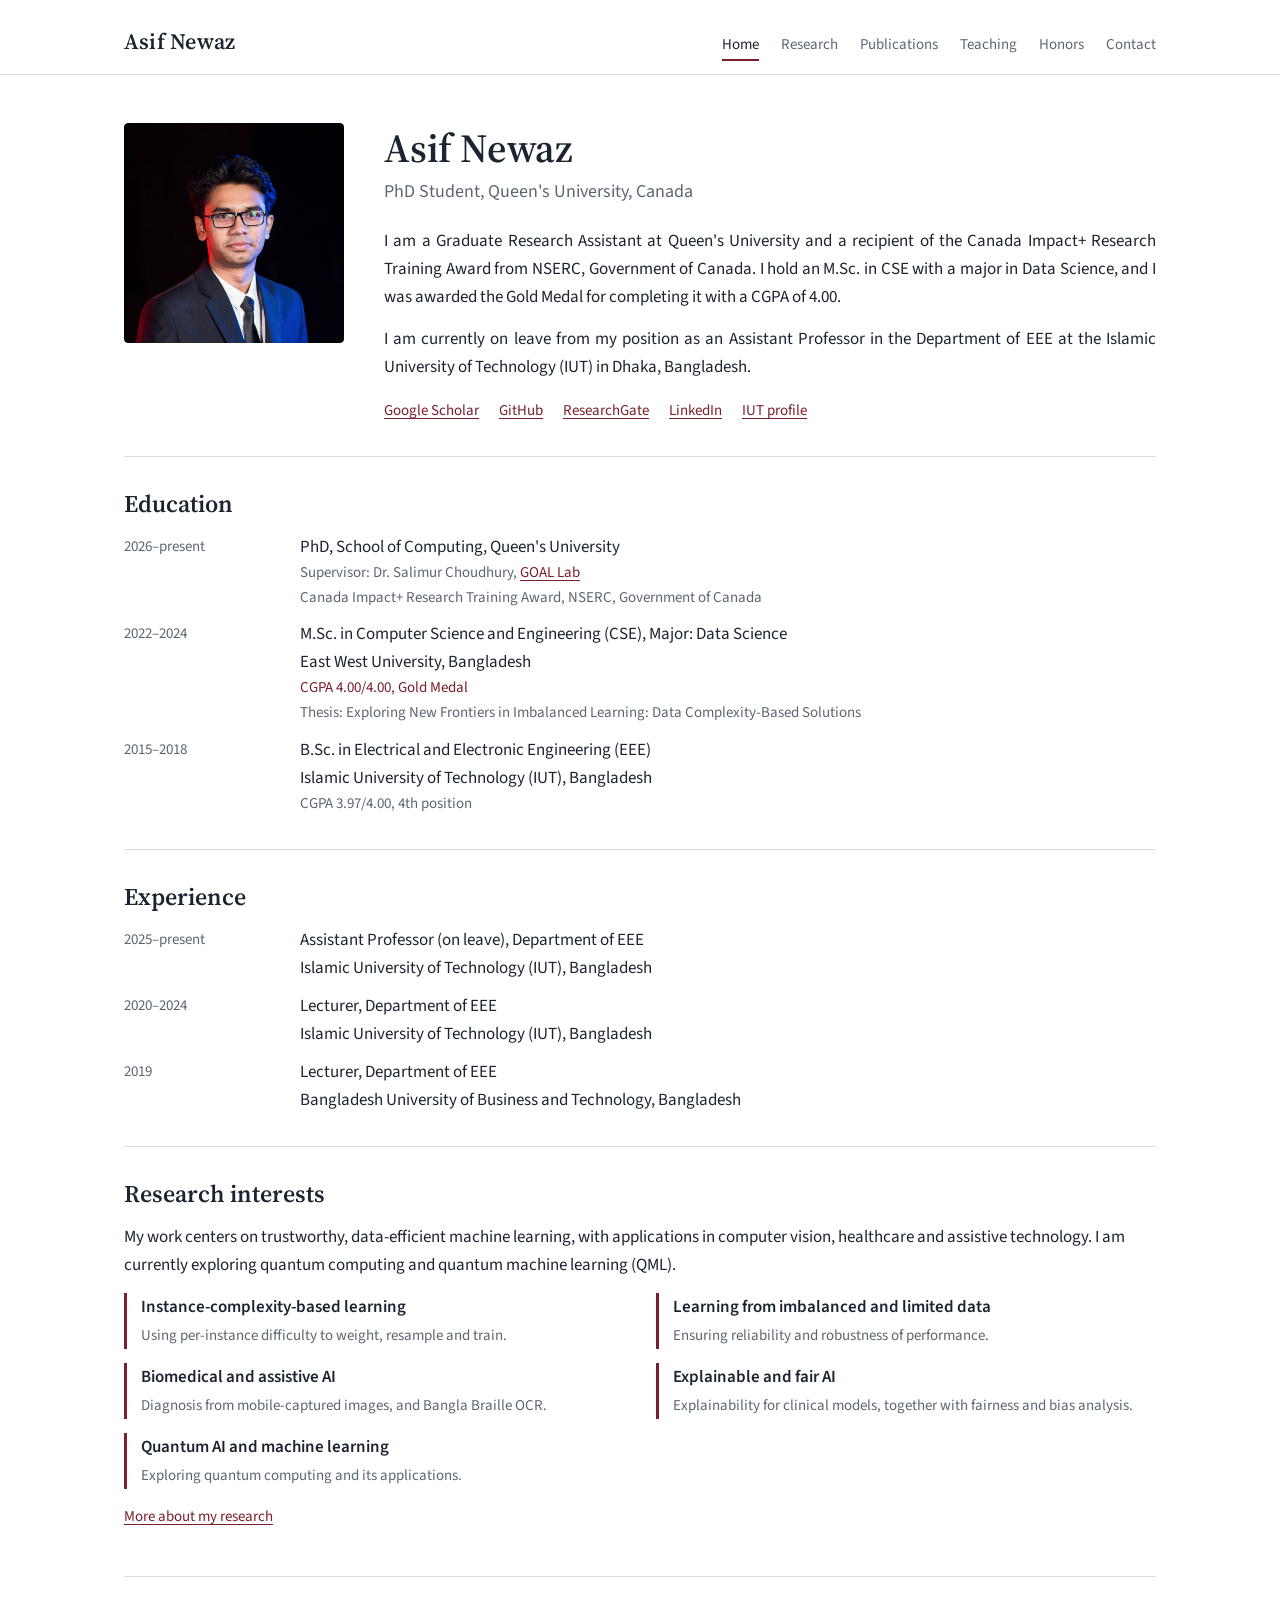
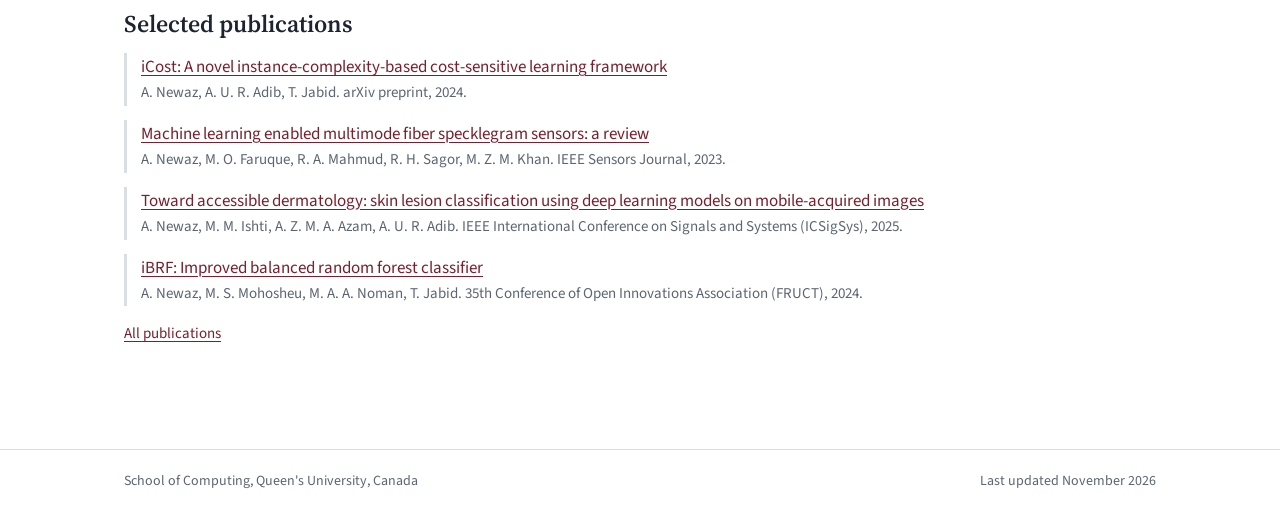
<file: index.html>
<!DOCTYPE html>
<html lang="en">
<head>
<meta charset="utf-8">
<meta name="viewport" content="width=device-width, initial-scale=1">
<title>Asif Newaz</title>
<meta name="description" content="Asif Newaz is a PhD student at Queen's University and an Assistant Professor (on leave) of Electrical and Electronic Engineering at the Islamic University of Technology. His research covers trustworthy, data-efficient machine learning.">
<link rel="preconnect" href="https://fonts.googleapis.com">
<link rel="preconnect" href="https://fonts.gstatic.com" crossorigin>
<link href="https://fonts.googleapis.com/css2?family=Source+Sans+3:wght@400;600&family=Source+Serif+4:opsz,wght@8..60,600&display=swap" rel="stylesheet">
<link rel="icon" href="assets/favicon.svg" type="image/svg+xml">
<link rel="icon" href="assets/favicon-32.png" sizes="32x32" type="image/png">
<link rel="apple-touch-icon" href="assets/apple-touch-icon.png">
<link rel="stylesheet" href="assets/style.css">
</head>
<body>
<a class="skip" href="#content">Skip to content</a>

<header class="site">
  <div class="wrap">
    <a class="brand" href="index.html">Asif Newaz</a>
    <nav aria-label="Main">
      <ul>
        <li><a href="index.html" aria-current="page">Home</a></li>
        <li><a href="research.html">Research</a></li>
        <li><a href="publications.html">Publications</a></li>
        <li><a href="teaching.html">Teaching</a></li>
        <li><a href="honors.html">Honors</a></li>
        <li><a href="contact.html">Contact</a></li>
      </ul>
    </nav>
  </div>
</header>

<main id="content" class="wrap">

  <section class="intro" aria-label="About">
    <div>
      <h1>Asif Newaz</h1>
      <p class="titles">
        <span>PhD Student, Queen's University, Canada</span>
      </p>
      <p>I am a Graduate Research Assistant at Queen's University and a recipient of the Canada Impact+ Research Training Award from NSERC, Government of Canada. I hold an M.Sc. in CSE with a major in Data Science, and I was awarded the Gold Medal for completing it with a CGPA of 4.00.</p>
      <p>I am currently on leave from my position as an Assistant Professor in the Department of EEE at the Islamic University of Technology (IUT) in Dhaka, Bangladesh.</p>
      <ul class="links">
        <li><a href="https://scholar.google.com/citations?user=7XXXXdwAAAAJ&amp;hl=en" target="_blank" rel="noopener noreferrer">Google Scholar</a></li>
        <li><a href="https://github.com/newaz-aa" target="_blank" rel="noopener noreferrer">GitHub</a></li>
        <li><a href="https://www.researchgate.net/profile/Asif-Newaz" target="_blank" rel="noopener noreferrer">ResearchGate</a></li>
        <li><a href="https://www.linkedin.com/in/asif-newaz-811416106" target="_blank" rel="noopener noreferrer">LinkedIn</a></li>
        <li><a href="https://eee.iutoic-dhaka.edu/profile/asifnewaz" target="_blank" rel="noopener noreferrer">IUT profile</a></li>
      </ul>
    </div>
    <div class="portrait"><img src="assets/photo.jpg" width="800" height="800" alt="Portrait of Asif Newaz"></div>
  </section>

  <section aria-labelledby="edu">
    <h2 id="edu">Education</h2>
    <dl class="facts">
      <dt>2026&ndash;present</dt>
      <dd>PhD, School of Computing, Queen's University
        <span class="sub">Supervisor: Dr. Salimur Choudhury, <a href="https://goal-soc-queensu.github.io" target="_blank" rel="noopener noreferrer">GOAL Lab</a></span>
        <span class="sub">Canada Impact+ Research Training Award, NSERC, Government of Canada</span></dd>
      <dt>2022&ndash;2024</dt>
      <dd>M.Sc. in Computer Science and Engineering (CSE), Major: Data Science<br>East West University, Bangladesh
        <span class="sub hl">CGPA 4.00/4.00, Gold Medal</span>
        <span class="sub">Thesis: Exploring New Frontiers in Imbalanced Learning: Data Complexity-Based Solutions</span></dd>
      <dt>2015&ndash;2018</dt>
      <dd>B.Sc. in Electrical and Electronic Engineering (EEE)<br>Islamic University of Technology (IUT), Bangladesh
        <span class="sub">CGPA 3.97/4.00, 4th position</span></dd>
    </dl>
  </section>


  <section aria-labelledby="exp">
    <h2 id="exp">Experience</h2>
    <dl class="facts">
      <dt>2025&ndash;present</dt>
      <dd>Assistant Professor (on leave), Department of EEE<br>Islamic University of Technology (IUT), Bangladesh</dd>
      <dt>2020&ndash;2024</dt>
      <dd>Lecturer, Department of EEE<br>Islamic University of Technology (IUT), Bangladesh</dd>
      <dt>2019</dt>
      <dd>Lecturer, Department of EEE<br>Bangladesh University of Business and Technology, Bangladesh</dd>
    </dl>
  </section>

  <section aria-labelledby="interests">
    <h2 id="interests">Research interests</h2>
    <p>My work centers on trustworthy, data-efficient machine learning, with applications in computer vision, healthcare and assistive technology. I am currently exploring quantum computing and quantum machine learning (QML).</p>
    <ul class="interests">
      <li><b>Instance-complexity-based learning</b><span>Using per-instance difficulty to weight, resample and train.</span></li>
      <li><b>Learning from imbalanced and limited data</b><span>Ensuring reliability and robustness of performance.</span></li>
      <li><b>Biomedical and assistive AI</b><span>Diagnosis from mobile-captured images, and Bangla Braille OCR.</span></li>
      <li><b>Explainable and fair AI</b><span>Explainability for clinical models, together with fairness and bias analysis.</span></li>
      <li><b>Quantum AI and machine learning</b><span>Exploring quantum computing and its applications.</span></li>
    </ul>
    <p class="more"><a href="research.html">More about my research</a></p>
  </section>

  <section aria-labelledby="pubs">
    <h2 id="pubs">Selected publications</h2>
    <ul class="pubs">
      <li>
        <a href="https://doi.org/10.48550/arXiv.2409.13007" target="_blank" rel="noopener noreferrer">iCost: A novel instance-complexity-based cost-sensitive learning framework</a>
        <span class="venue">A. Newaz, A. U. R. Adib, T. Jabid. arXiv preprint, 2024.</span>
      </li>
      <li>
        <a href="https://doi.org/10.1109/JSEN.2023.3298169" target="_blank" rel="noopener noreferrer">Machine learning enabled multimode fiber specklegram sensors: a review</a>
        <span class="venue">A. Newaz, M. O. Faruque, R. A. Mahmud, R. H. Sagor, M. Z. M. Khan. IEEE Sensors Journal, 2023.</span>
      </li>
      <li>
        <a href="https://doi.org/10.1109/ICSigSys67277.2025.11269152" target="_blank" rel="noopener noreferrer">Toward accessible dermatology: skin lesion classification using deep learning models on mobile-acquired images</a>
        <span class="venue">A. Newaz, M. M. Ishti, A. Z. M. A. Azam, A. U. R. Adib. IEEE International Conference on Signals and Systems (ICSigSys), 2025.</span>
      </li>
      <li>
        <a href="https://doi.org/10.23919/FRUCT61870.2024.10516372" target="_blank" rel="noopener noreferrer">iBRF: Improved balanced random forest classifier</a>
        <span class="venue">A. Newaz, M. S. Mohosheu, M. A. A. Noman, T. Jabid. 35th Conference of Open Innovations Association (FRUCT), 2024.</span>
      </li>
    </ul>
    <p class="more"><a href="publications.html">All publications</a></p>
  </section>

</main>

<footer class="site">
  <div class="wrap">
    <span>School of Computing, Queen's University, Canada</span>
    <span>Last updated November 2026</span>
  </div>
</footer>
</body>
</html>
</file>
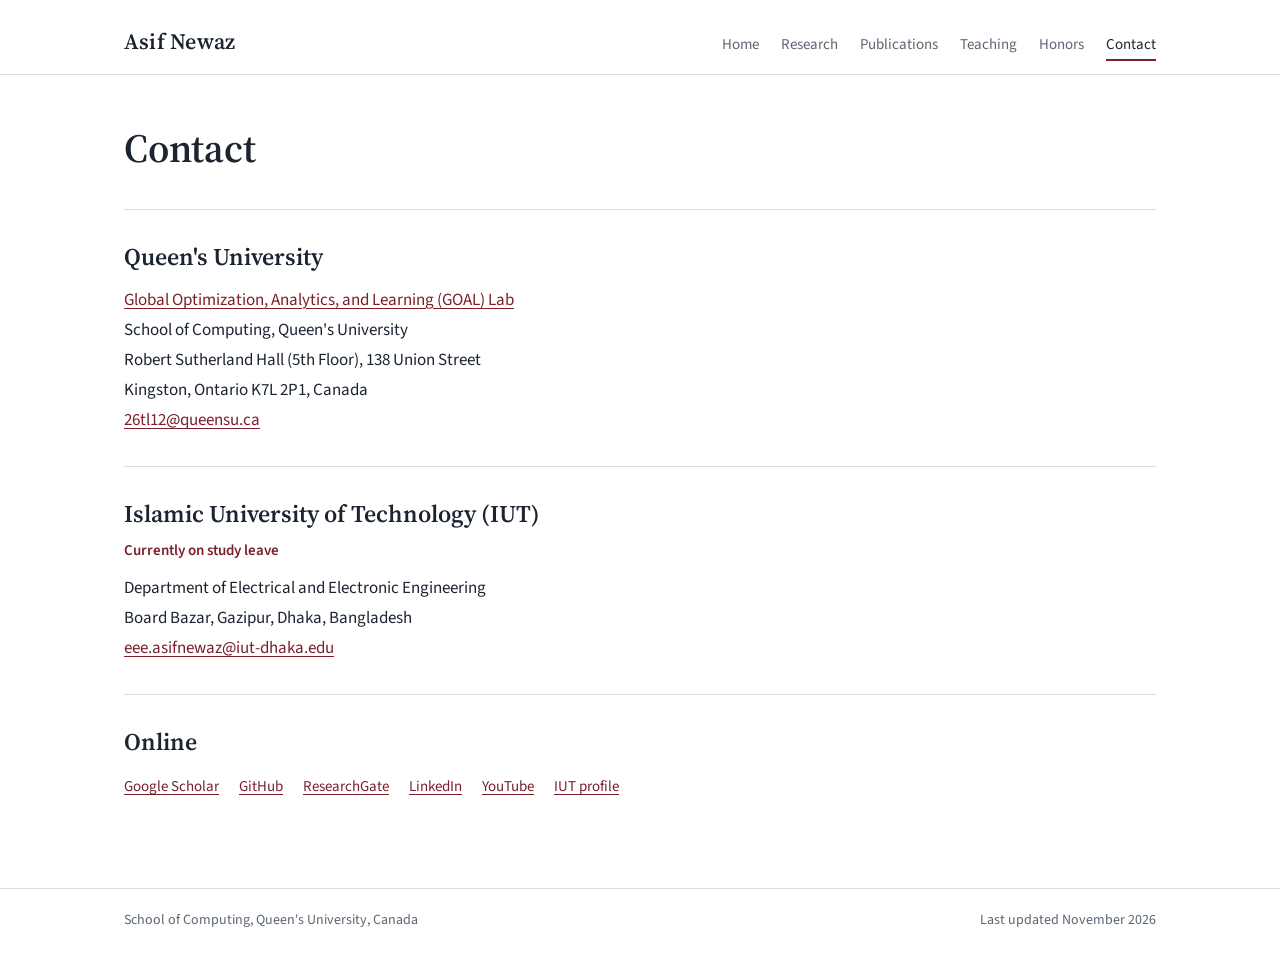
<file: contact.html>
<!DOCTYPE html>
<html lang="en">
<head>
<meta charset="utf-8">
<meta name="viewport" content="width=device-width, initial-scale=1">
<title>Contact | Asif Newaz</title>
<meta name="description" content="Contact details for Asif Newaz at Queen's University and the Islamic University of Technology.">
<link rel="preconnect" href="https://fonts.googleapis.com">
<link rel="preconnect" href="https://fonts.gstatic.com" crossorigin>
<link href="https://fonts.googleapis.com/css2?family=Source+Sans+3:wght@400;600&family=Source+Serif+4:opsz,wght@8..60,600&display=swap" rel="stylesheet">
<link rel="icon" href="assets/favicon.svg" type="image/svg+xml">
<link rel="icon" href="assets/favicon-32.png" sizes="32x32" type="image/png">
<link rel="apple-touch-icon" href="assets/apple-touch-icon.png">
<link rel="stylesheet" href="assets/style.css">
</head>
<body>
<a class="skip" href="#content">Skip to content</a>

<header class="site">
  <div class="wrap">
    <a class="brand" href="index.html">Asif Newaz</a>
    <nav aria-label="Main">
      <ul>
        <li><a href="index.html">Home</a></li>
        <li><a href="research.html">Research</a></li>
        <li><a href="publications.html">Publications</a></li>
        <li><a href="teaching.html">Teaching</a></li>
        <li><a href="honors.html">Honors</a></li>
        <li><a href="contact.html" aria-current="page">Contact</a></li>
      </ul>
    </nav>
  </div>
</header>

<main id="content" class="wrap">

  <section aria-labelledby="top">
    <h1 id="top">Contact</h1>
  </section>

  <section aria-labelledby="queens">
    <h2 id="queens">Queen's University</h2>
    <address class="contact">
      <span><a href="https://goal-soc-queensu.github.io" target="_blank" rel="noopener noreferrer">Global Optimization, Analytics, and Learning (GOAL) Lab</a></span>
      <span>School of Computing, Queen's University</span>
      <span>Robert Sutherland Hall (5th Floor), 138 Union Street</span>
      <span>Kingston, Ontario K7L 2P1, Canada</span>
      <span><a href="mailto:26tl12@queensu.ca">26tl12@queensu.ca</a></span>
    </address>
  </section>

  <section aria-labelledby="iut">
    <h2 id="iut">Islamic University of Technology (IUT)</h2>
    <p class="status">Currently on study leave</p>
    <address class="contact">
      <span>Department of Electrical and Electronic Engineering</span>
      <span>Board Bazar, Gazipur, Dhaka, Bangladesh</span>
      <span><a href="mailto:eee.asifnewaz@iut-dhaka.edu">eee.asifnewaz@iut-dhaka.edu</a></span>
    </address>
  </section>

  <section aria-labelledby="online">
    <h2 id="online">Online</h2>
    <ul class="links">
      <li><a href="https://scholar.google.com/citations?user=7XXXXdwAAAAJ&amp;hl=en" target="_blank" rel="noopener noreferrer">Google Scholar</a></li>
      <li><a href="https://github.com/newaz-aa" target="_blank" rel="noopener noreferrer">GitHub</a></li>
      <li><a href="https://www.researchgate.net/profile/Asif-Newaz" target="_blank" rel="noopener noreferrer">ResearchGate</a></li>
      <li><a href="https://www.linkedin.com/in/asif-newaz-811416106" target="_blank" rel="noopener noreferrer">LinkedIn</a></li>
      <li><a href="https://www.youtube.com/@asifnewaz9391" target="_blank" rel="noopener noreferrer">YouTube</a></li>
      <li><a href="https://eee.iutoic-dhaka.edu/profile/asifnewaz" target="_blank" rel="noopener noreferrer">IUT profile</a></li>
    </ul>
  </section>

</main>

<footer class="site">
  <div class="wrap">
    <span>School of Computing, Queen's University, Canada</span>
    <span>Last updated November 2026</span>
  </div>
</footer>
</body>
</html>
</file>
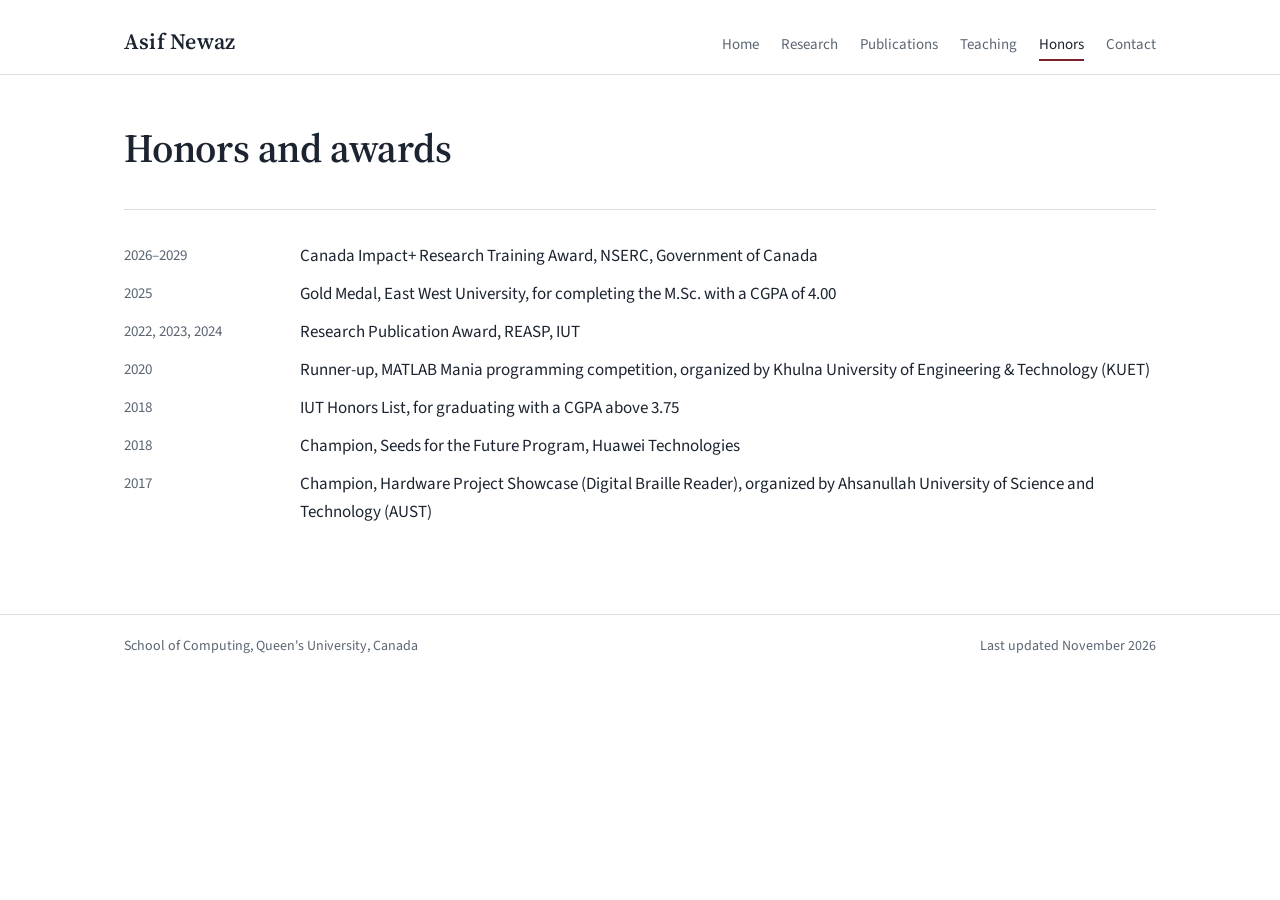
<file: honors.html>
<!DOCTYPE html>
<html lang="en">
<head>
<meta charset="utf-8">
<meta name="viewport" content="width=device-width, initial-scale=1">
<title>Honors and Awards | Asif Newaz</title>
<meta name="description" content="Honors and awards of Asif Newaz, including the Canada Impact+ Research Training Award (NSERC), a Gold Medal and research publication awards.">
<link rel="preconnect" href="https://fonts.googleapis.com">
<link rel="preconnect" href="https://fonts.gstatic.com" crossorigin>
<link href="https://fonts.googleapis.com/css2?family=Source+Sans+3:wght@400;600&family=Source+Serif+4:opsz,wght@8..60,600&display=swap" rel="stylesheet">
<link rel="icon" href="assets/favicon.svg" type="image/svg+xml">
<link rel="icon" href="assets/favicon-32.png" sizes="32x32" type="image/png">
<link rel="apple-touch-icon" href="assets/apple-touch-icon.png">
<link rel="stylesheet" href="assets/style.css">
</head>
<body>
<a class="skip" href="#content">Skip to content</a>

<header class="site">
  <div class="wrap">
    <a class="brand" href="index.html">Asif Newaz</a>
    <nav aria-label="Main">
      <ul>
        <li><a href="index.html">Home</a></li>
        <li><a href="research.html">Research</a></li>
        <li><a href="publications.html">Publications</a></li>
        <li><a href="teaching.html">Teaching</a></li>
        <li><a href="honors.html" aria-current="page">Honors</a></li>
        <li><a href="contact.html">Contact</a></li>
      </ul>
    </nav>
  </div>
</header>

<main id="content" class="wrap">

  <section aria-labelledby="top">
    <h1 id="top">Honors and awards</h1>
  </section>

  <section aria-labelledby="awards">
    <dl class="facts">
      <dt>2026&ndash;2029</dt>
      <dd>Canada Impact+ Research Training Award, NSERC, Government of Canada</dd>
      <dt>2025</dt>
      <dd>Gold Medal, East West University, for completing the M.Sc. with a CGPA of 4.00</dd>
      <dt>2022, 2023, 2024</dt>
      <dd>Research Publication Award, REASP, IUT</dd>
      <dt>2020</dt>
      <dd>Runner-up, MATLAB Mania programming competition, organized by Khulna University of Engineering &amp; Technology (KUET)</dd>
      <dt>2018</dt>
      <dd>IUT Honors List, for graduating with a CGPA above 3.75</dd>
      <dt>2018</dt>
      <dd>Champion, Seeds for the Future Program, Huawei Technologies</dd>
      <dt>2017</dt>
      <dd>Champion, Hardware Project Showcase (Digital Braille Reader), organized by Ahsanullah University of Science and Technology (AUST)</dd>
    </dl>
  </section>

</main>

<footer class="site">
  <div class="wrap">
    <span>School of Computing, Queen's University, Canada</span>
    <span>Last updated November 2026</span>
  </div>
</footer>
</body>
</html>
</file>
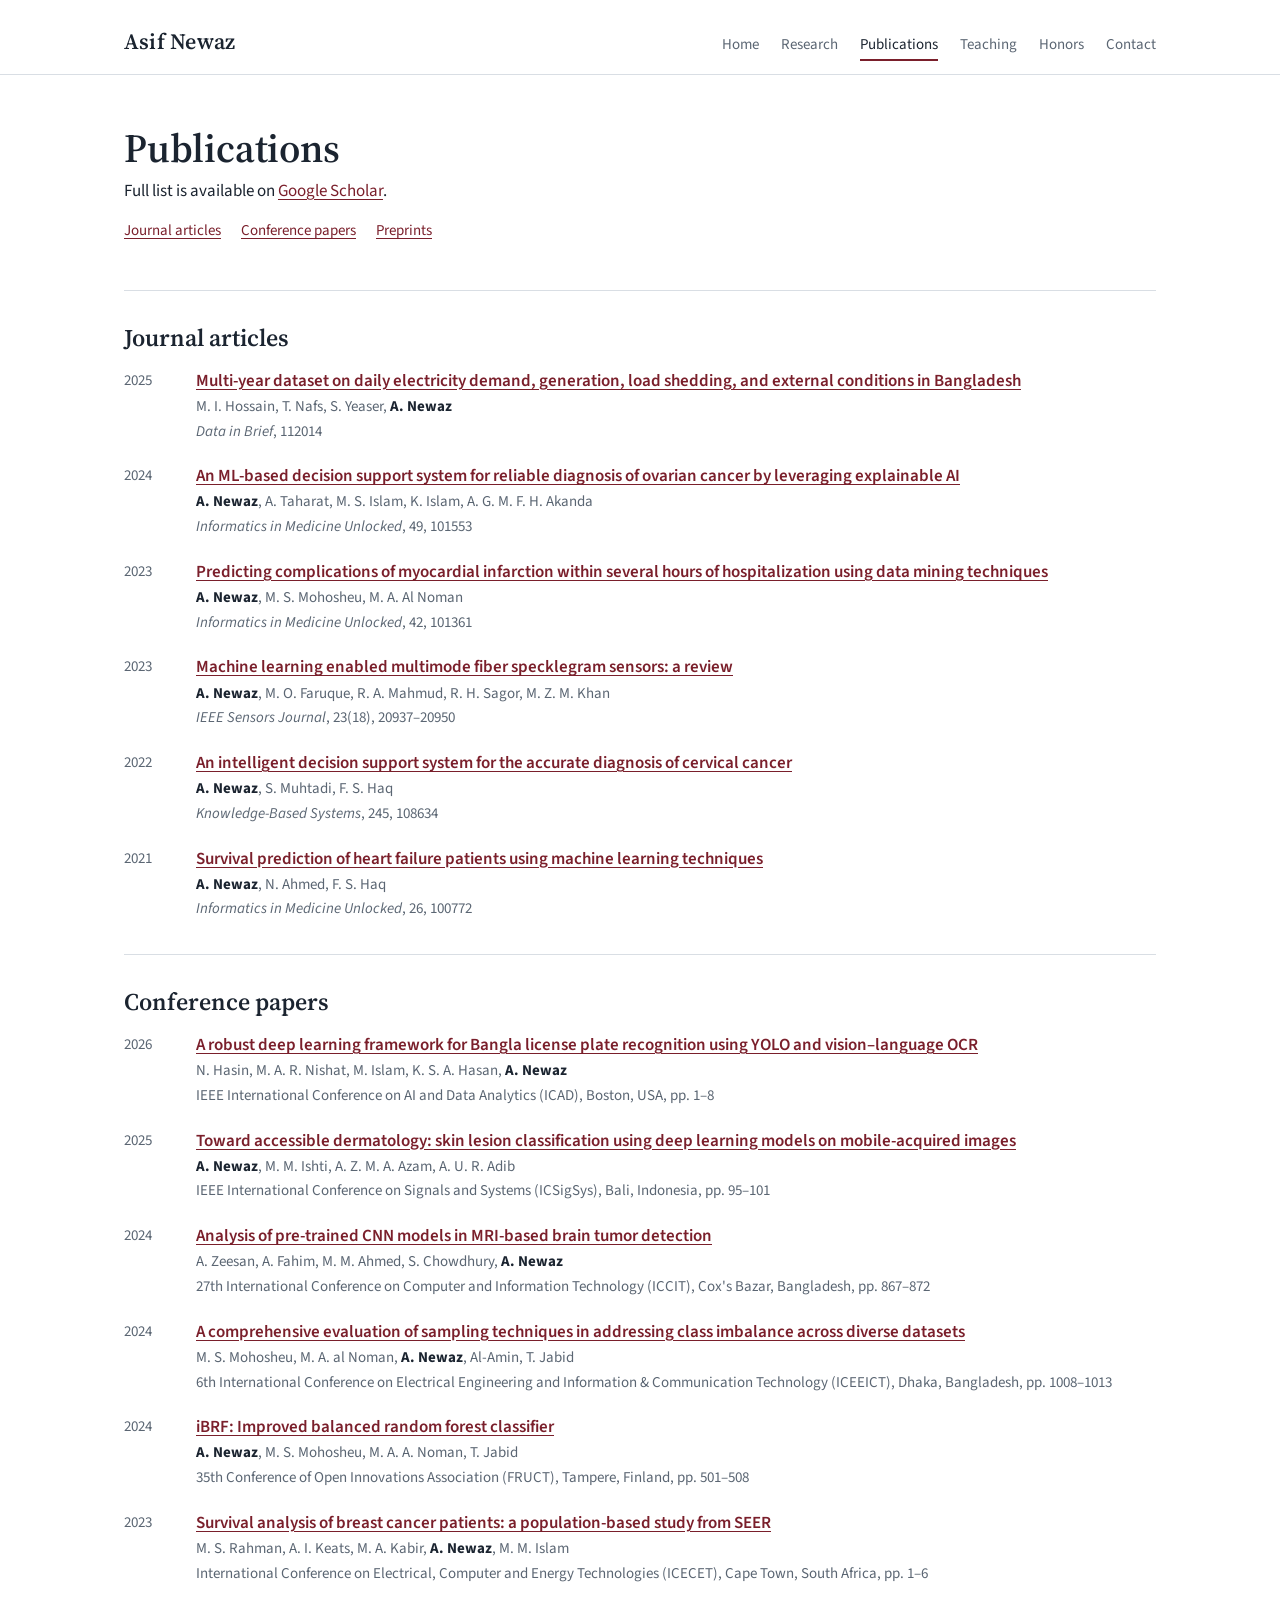
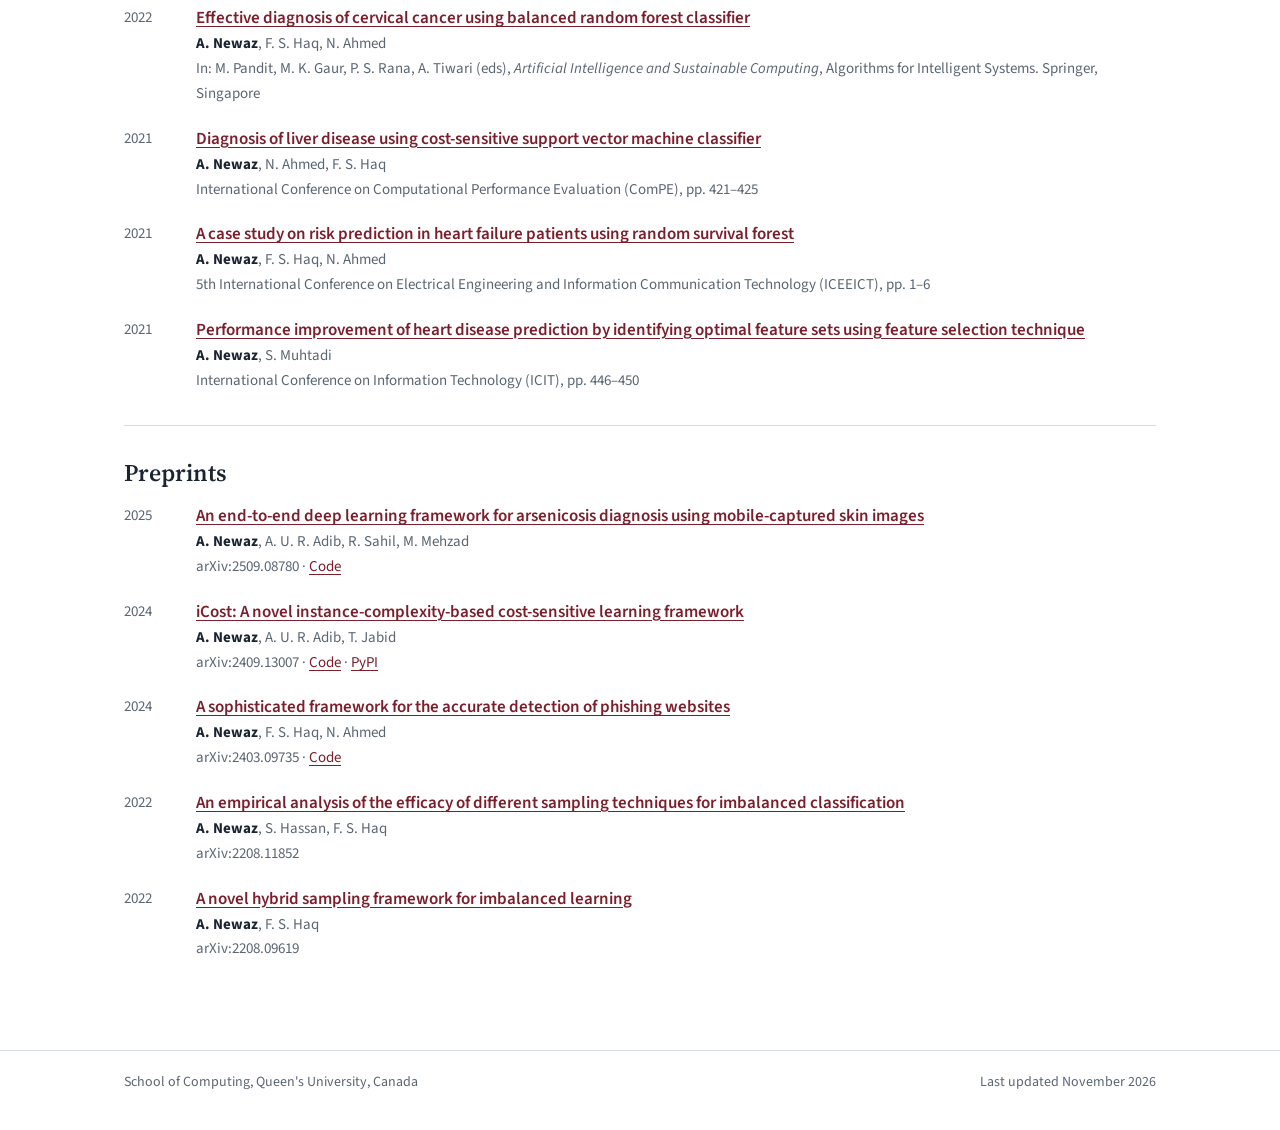
<file: publications.html>
<!DOCTYPE html>
<html lang="en">
<head>
<meta charset="utf-8">
<meta name="viewport" content="width=device-width, initial-scale=1">
<title>Publications | Asif Newaz</title>
<meta name="description" content="Journal articles, conference papers and preprints by Asif Newaz on machine learning, biomedical AI and imbalanced learning.">
<link rel="preconnect" href="https://fonts.googleapis.com">
<link rel="preconnect" href="https://fonts.gstatic.com" crossorigin>
<link href="https://fonts.googleapis.com/css2?family=Source+Sans+3:wght@400;600&family=Source+Serif+4:opsz,wght@8..60,600&display=swap" rel="stylesheet">
<link rel="icon" href="assets/favicon.svg" type="image/svg+xml">
<link rel="icon" href="assets/favicon-32.png" sizes="32x32" type="image/png">
<link rel="apple-touch-icon" href="assets/apple-touch-icon.png">
<link rel="stylesheet" href="assets/style.css">
</head>
<body>
<a class="skip" href="#content">Skip to content</a>

<header class="site">
  <div class="wrap">
    <a class="brand" href="index.html">Asif Newaz</a>
    <nav aria-label="Main">
      <ul>
        <li><a href="index.html">Home</a></li>
        <li><a href="research.html">Research</a></li>
        <li><a href="publications.html" aria-current="page">Publications</a></li>
        <li><a href="teaching.html">Teaching</a></li>
        <li><a href="honors.html">Honors</a></li>
        <li><a href="contact.html">Contact</a></li>
      </ul>
    </nav>
  </div>
</header>

<main id="content" class="wrap">

  <section aria-labelledby="top">
    <h1 id="top">Publications</h1>
    <p>Full list is available on <a href="https://scholar.google.com/citations?user=7XXXXdwAAAAJ&amp;hl=en" target="_blank" rel="noopener noreferrer">Google Scholar</a>.</p>
    <p class="jump"><a href="#journals">Journal articles</a> <a href="#conferences">Conference papers</a> <a href="#preprints">Preprints</a></p>
  </section>

  <section aria-labelledby="journals">
    <h2 id="journals">Journal articles</h2>
    <ol class="biblio">
      <li>
        <span class="year">2025</span>
        <div>
          <a href="https://doi.org/10.1016/j.dib.2025.112014" target="_blank" rel="noopener noreferrer">Multi-year dataset on daily electricity demand, generation, load shedding, and external conditions in Bangladesh</a>
          <span class="authors">M. I. Hossain, T. Nafs, S. Yeaser, <b>A. Newaz</b></span>
          <span class="venue"><i>Data in Brief</i>, 112014</span>
        </div>
      </li>
      <li>
        <span class="year">2024</span>
        <div>
          <a href="https://doi.org/10.1016/j.imu.2024.101553" target="_blank" rel="noopener noreferrer">An ML-based decision support system for reliable diagnosis of ovarian cancer by leveraging explainable AI</a>
          <span class="authors"><b>A. Newaz</b>, A. Taharat, M. S. Islam, K. Islam, A. G. M. F. H. Akanda</span>
          <span class="venue"><i>Informatics in Medicine Unlocked</i>, 49, 101553</span>
        </div>
      </li>
      <li>
        <span class="year">2023</span>
        <div>
          <a href="https://doi.org/10.1016/j.imu.2023.101361" target="_blank" rel="noopener noreferrer">Predicting complications of myocardial infarction within several hours of hospitalization using data mining techniques</a>
          <span class="authors"><b>A. Newaz</b>, M. S. Mohosheu, M. A. Al Noman</span>
          <span class="venue"><i>Informatics in Medicine Unlocked</i>, 42, 101361</span>
        </div>
      </li>
      <li>
        <span class="year">2023</span>
        <div>
          <a href="https://doi.org/10.1109/JSEN.2023.3298169" target="_blank" rel="noopener noreferrer">Machine learning enabled multimode fiber specklegram sensors: a review</a>
          <span class="authors"><b>A. Newaz</b>, M. O. Faruque, R. A. Mahmud, R. H. Sagor, M. Z. M. Khan</span>
          <span class="venue"><i>IEEE Sensors Journal</i>, 23(18), 20937&ndash;20950</span>
        </div>
      </li>
      <li>
        <span class="year">2022</span>
        <div>
          <a href="https://doi.org/10.1016/j.knosys.2022.108634" target="_blank" rel="noopener noreferrer">An intelligent decision support system for the accurate diagnosis of cervical cancer</a>
          <span class="authors"><b>A. Newaz</b>, S. Muhtadi, F. S. Haq</span>
          <span class="venue"><i>Knowledge-Based Systems</i>, 245, 108634</span>
        </div>
      </li>
      <li>
        <span class="year">2021</span>
        <div>
          <a href="https://doi.org/10.1016/j.imu.2021.100772" target="_blank" rel="noopener noreferrer">Survival prediction of heart failure patients using machine learning techniques</a>
          <span class="authors"><b>A. Newaz</b>, N. Ahmed, F. S. Haq</span>
          <span class="venue"><i>Informatics in Medicine Unlocked</i>, 26, 100772</span>
        </div>
      </li>
    </ol>
  </section>

  <section aria-labelledby="conferences">
    <h2 id="conferences">Conference papers</h2>
    <ol class="biblio">
      <li>
        <span class="year">2026</span>
        <div>
          <a href="https://doi.org/10.1109/ICAD69378.2026.11608728" target="_blank" rel="noopener noreferrer">A robust deep learning framework for Bangla license plate recognition using YOLO and vision&ndash;language OCR</a>
          <span class="authors">N. Hasin, M. A. R. Nishat, M. Islam, K. S. A. Hasan, <b>A. Newaz</b></span>
          <span class="venue">IEEE International Conference on AI and Data Analytics (ICAD), Boston, USA, pp. 1&ndash;8</span>
        </div>
      </li>
      <li>
        <span class="year">2025</span>
        <div>
          <a href="https://doi.org/10.1109/ICSigSys67277.2025.11269152" target="_blank" rel="noopener noreferrer">Toward accessible dermatology: skin lesion classification using deep learning models on mobile-acquired images</a>
          <span class="authors"><b>A. Newaz</b>, M. M. Ishti, A. Z. M. A. Azam, A. U. R. Adib</span>
          <span class="venue">IEEE International Conference on Signals and Systems (ICSigSys), Bali, Indonesia, pp. 95&ndash;101</span>
        </div>
      </li>
      <li>
        <span class="year">2024</span>
        <div>
          <a href="https://doi.org/10.1109/ICCIT64611.2024.11022162" target="_blank" rel="noopener noreferrer">Analysis of pre-trained CNN models in MRI-based brain tumor detection</a>
          <span class="authors">A. Zeesan, A. Fahim, M. M. Ahmed, S. Chowdhury, <b>A. Newaz</b></span>
          <span class="venue">27th International Conference on Computer and Information Technology (ICCIT), Cox's Bazar, Bangladesh, pp. 867&ndash;872</span>
        </div>
      </li>
      <li>
        <span class="year">2024</span>
        <div>
          <a href="https://doi.org/10.1109/ICEEICT62016.2024.10534464" target="_blank" rel="noopener noreferrer">A comprehensive evaluation of sampling techniques in addressing class imbalance across diverse datasets</a>
          <span class="authors">M. S. Mohosheu, M. A. al Noman, <b>A. Newaz</b>, Al-Amin, T. Jabid</span>
          <span class="venue">6th International Conference on Electrical Engineering and Information &amp; Communication Technology (ICEEICT), Dhaka, Bangladesh, pp. 1008&ndash;1013</span>
        </div>
      </li>
      <li>
        <span class="year">2024</span>
        <div>
          <a href="https://doi.org/10.23919/FRUCT61870.2024.10516372" target="_blank" rel="noopener noreferrer">iBRF: Improved balanced random forest classifier</a>
          <span class="authors"><b>A. Newaz</b>, M. S. Mohosheu, M. A. A. Noman, T. Jabid</span>
          <span class="venue">35th Conference of Open Innovations Association (FRUCT), Tampere, Finland, pp. 501&ndash;508</span>
        </div>
      </li>
      <li>
        <span class="year">2023</span>
        <div>
          <a href="https://doi.org/10.1109/ICECET58911.2023.10389236" target="_blank" rel="noopener noreferrer">Survival analysis of breast cancer patients: a population-based study from SEER</a>
          <span class="authors">M. S. Rahman, A. I. Keats, M. A. Kabir, <b>A. Newaz</b>, M. M. Islam</span>
          <span class="venue">International Conference on Electrical, Computer and Energy Technologies (ICECET), Cape Town, South Africa, pp. 1&ndash;6</span>
        </div>
      </li>
      <li>
        <span class="year">2022</span>
        <div>
          <a href="https://doi.org/10.1007/978-981-19-1653-3_15" target="_blank" rel="noopener noreferrer">Effective diagnosis of cervical cancer using balanced random forest classifier</a>
          <span class="authors"><b>A. Newaz</b>, F. S. Haq, N. Ahmed</span>
          <span class="venue">In: M. Pandit, M. K. Gaur, P. S. Rana, A. Tiwari (eds), <i>Artificial Intelligence and Sustainable Computing</i>, Algorithms for Intelligent Systems. Springer, Singapore</span>
        </div>
      </li>
      <li>
        <span class="year">2021</span>
        <div>
          <a href="https://doi.org/10.1109/ComPE53109.2021.9752075" target="_blank" rel="noopener noreferrer">Diagnosis of liver disease using cost-sensitive support vector machine classifier</a>
          <span class="authors"><b>A. Newaz</b>, N. Ahmed, F. S. Haq</span>
          <span class="venue">International Conference on Computational Performance Evaluation (ComPE), pp. 421&ndash;425</span>
        </div>
      </li>
      <li>
        <span class="year">2021</span>
        <div>
          <a href="https://doi.org/10.1109/ICEEICT53905.2021.9667933" target="_blank" rel="noopener noreferrer">A case study on risk prediction in heart failure patients using random survival forest</a>
          <span class="authors"><b>A. Newaz</b>, F. S. Haq, N. Ahmed</span>
          <span class="venue">5th International Conference on Electrical Engineering and Information Communication Technology (ICEEICT), pp. 1&ndash;6</span>
        </div>
      </li>
      <li>
        <span class="year">2021</span>
        <div>
          <a href="https://doi.org/10.1109/ICIT52682.2021.9491739" target="_blank" rel="noopener noreferrer">Performance improvement of heart disease prediction by identifying optimal feature sets using feature selection technique</a>
          <span class="authors"><b>A. Newaz</b>, S. Muhtadi</span>
          <span class="venue">International Conference on Information Technology (ICIT), pp. 446&ndash;450</span>
        </div>
      </li>
    </ol>
  </section>

  <section aria-labelledby="preprints">
    <h2 id="preprints">Preprints</h2>
    <ol class="biblio">
      <li>
        <span class="year">2025</span>
        <div>
          <a href="https://arxiv.org/abs/2509.08780" target="_blank" rel="noopener noreferrer">An end-to-end deep learning framework for arsenicosis diagnosis using mobile-captured skin images</a>
          <span class="authors"><b>A. Newaz</b>, A. U. R. Adib, R. Sahil, M. Mehzad</span>
          <span class="venue">arXiv:2509.08780 &middot; <a href="https://github.com/newaz-aa/DL-Arsenicosis-Diagnosis" target="_blank" rel="noopener noreferrer">Code</a></span>
        </div>
      </li>
      <li>
        <span class="year">2024</span>
        <div>
          <a href="https://arxiv.org/abs/2409.13007" target="_blank" rel="noopener noreferrer">iCost: A novel instance-complexity-based cost-sensitive learning framework</a>
          <span class="authors"><b>A. Newaz</b>, A. U. R. Adib, T. Jabid</span>
          <span class="venue">arXiv:2409.13007 &middot; <a href="https://github.com/newaz-aa/iCost" target="_blank" rel="noopener noreferrer">Code</a> &middot; <a href="https://pypi.org/project/icost/" target="_blank" rel="noopener noreferrer">PyPI</a></span>
        </div>
      </li>
      <li>
        <span class="year">2024</span>
        <div>
          <a href="https://arxiv.org/abs/2403.09735" target="_blank" rel="noopener noreferrer">A sophisticated framework for the accurate detection of phishing websites</a>
          <span class="authors"><b>A. Newaz</b>, F. S. Haq, N. Ahmed</span>
          <span class="venue">arXiv:2403.09735 &middot; <a href="https://github.com/newaz-aa/Phishing" target="_blank" rel="noopener noreferrer">Code</a></span>
        </div>
      </li>
      <li>
        <span class="year">2022</span>
        <div>
          <a href="https://arxiv.org/abs/2208.11852" target="_blank" rel="noopener noreferrer">An empirical analysis of the efficacy of different sampling techniques for imbalanced classification</a>
          <span class="authors"><b>A. Newaz</b>, S. Hassan, F. S. Haq</span>
          <span class="venue">arXiv:2208.11852</span>
        </div>
      </li>
      <li>
        <span class="year">2022</span>
        <div>
          <a href="https://arxiv.org/abs/2208.09619" target="_blank" rel="noopener noreferrer">A novel hybrid sampling framework for imbalanced learning</a>
          <span class="authors"><b>A. Newaz</b>, F. S. Haq</span>
          <span class="venue">arXiv:2208.09619</span>
        </div>
      </li>
    </ol>
  </section>

</main>

<footer class="site">
  <div class="wrap">
    <span>School of Computing, Queen's University, Canada</span>
    <span>Last updated November 2026</span>
  </div>
</footer>
</body>
</html>
</file>
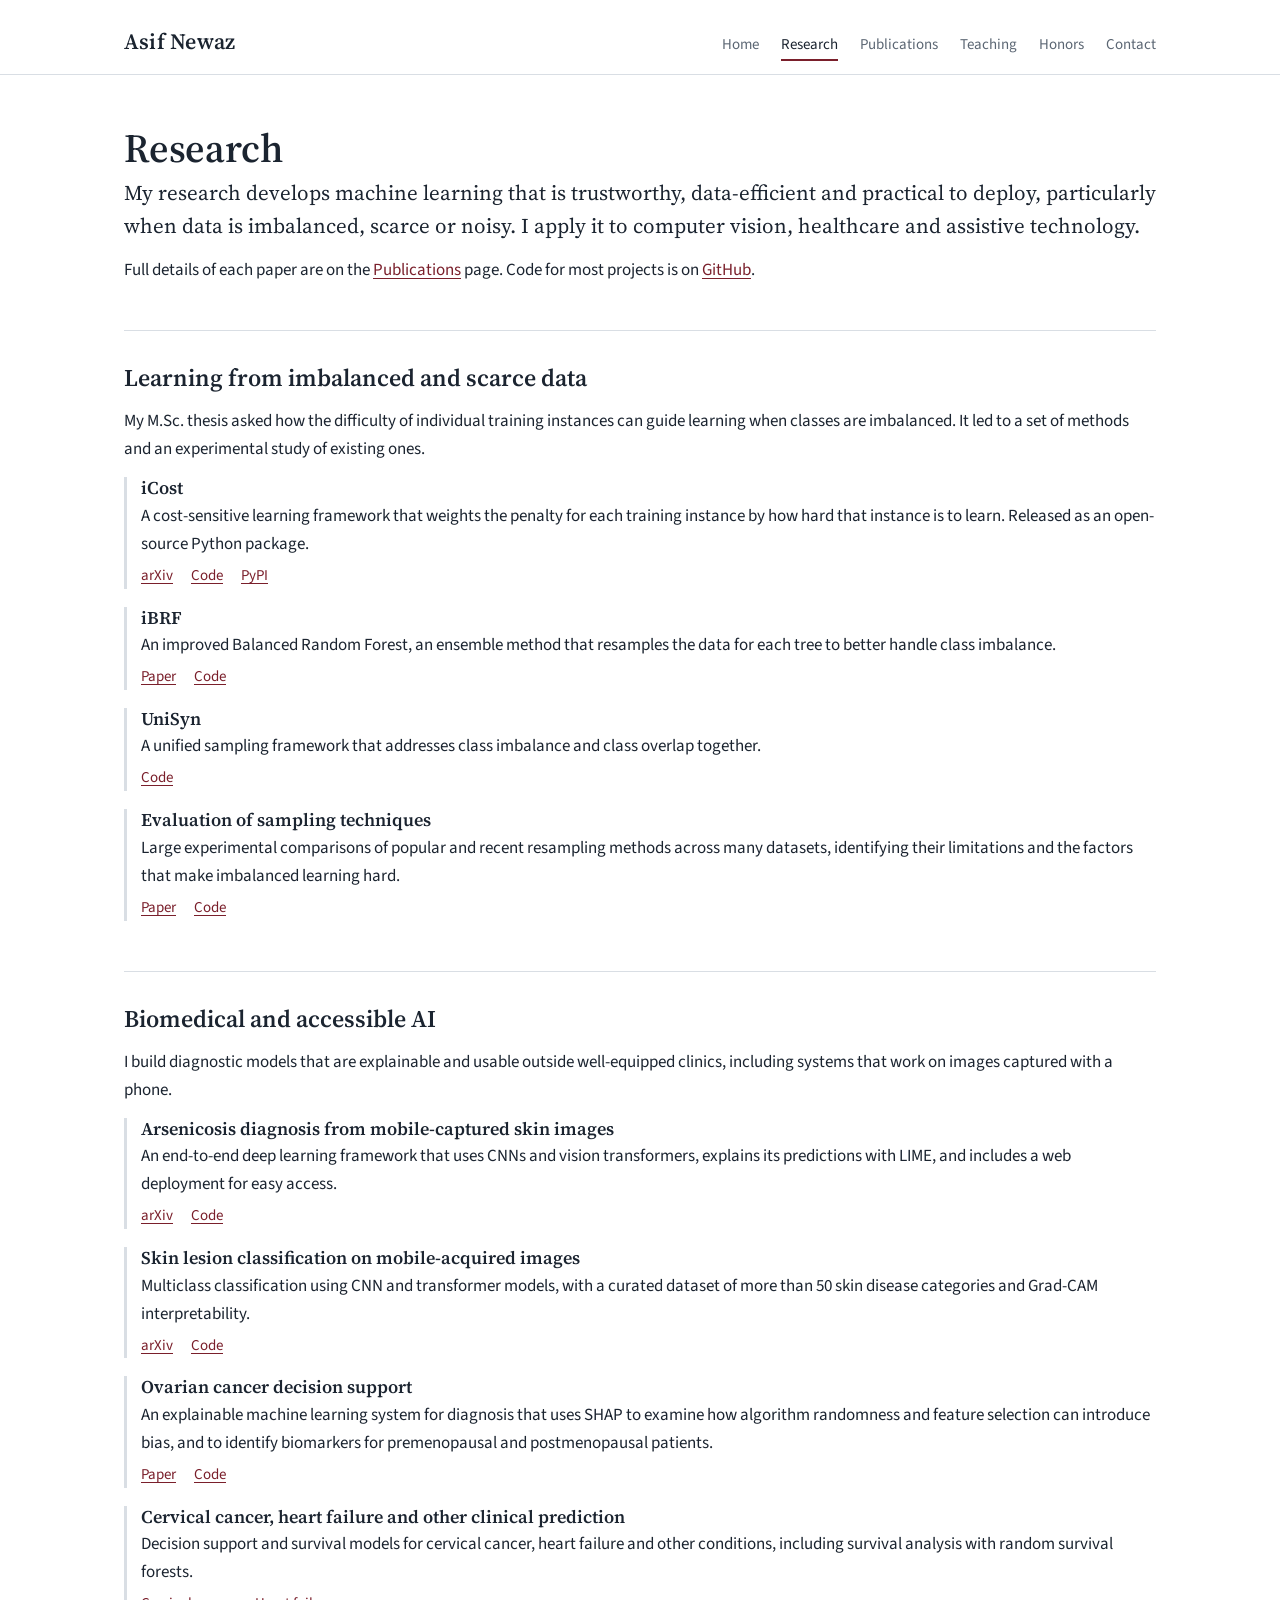
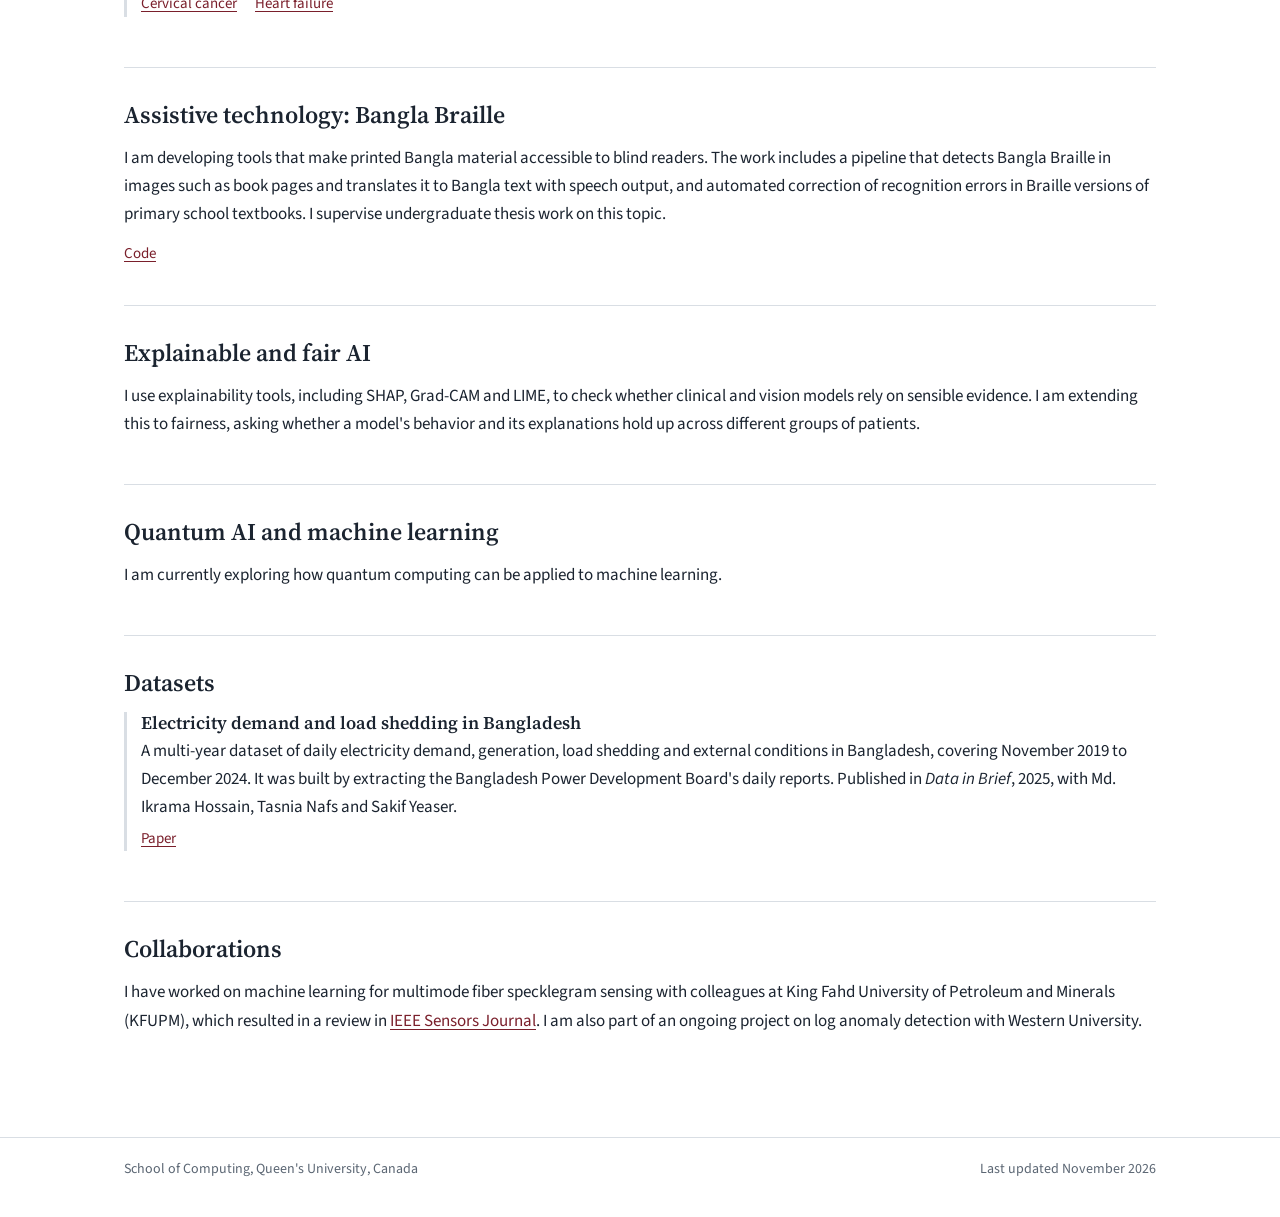
<file: research.html>
<!DOCTYPE html>
<html lang="en">
<head>
<meta charset="utf-8">
<meta name="viewport" content="width=device-width, initial-scale=1">
<title>Research | Asif Newaz</title>
<meta name="description" content="Research by Asif Newaz on trustworthy, data-efficient machine learning: imbalanced learning, biomedical and assistive AI, explainability and fairness, and quantum machine learning.">
<link rel="preconnect" href="https://fonts.googleapis.com">
<link rel="preconnect" href="https://fonts.gstatic.com" crossorigin>
<link href="https://fonts.googleapis.com/css2?family=Source+Sans+3:wght@400;600&family=Source+Serif+4:opsz,wght@8..60,600&display=swap" rel="stylesheet">
<link rel="icon" href="assets/favicon.svg" type="image/svg+xml">
<link rel="icon" href="assets/favicon-32.png" sizes="32x32" type="image/png">
<link rel="apple-touch-icon" href="assets/apple-touch-icon.png">
<link rel="stylesheet" href="assets/style.css">
</head>
<body>
<a class="skip" href="#content">Skip to content</a>

<header class="site">
  <div class="wrap">
    <a class="brand" href="index.html">Asif Newaz</a>
    <nav aria-label="Main">
      <ul>
        <li><a href="index.html">Home</a></li>
        <li><a href="research.html" aria-current="page">Research</a></li>
        <li><a href="publications.html">Publications</a></li>
        <li><a href="teaching.html">Teaching</a></li>
        <li><a href="honors.html">Honors</a></li>
        <li><a href="contact.html">Contact</a></li>
      </ul>
    </nav>
  </div>
</header>

<main id="content" class="wrap">

  <section aria-labelledby="overview">
    <h1 id="overview">Research</h1>
    <p class="lead">My research develops machine learning that is trustworthy, data-efficient and practical to deploy, particularly when data is imbalanced, scarce or noisy. I apply it to computer vision, healthcare and assistive technology.</p>
    <p>Full details of each paper are on the <a href="publications.html">Publications</a> page. Code for most projects is on <a href="https://github.com/newaz-aa" target="_blank" rel="noopener noreferrer">GitHub</a>.</p>
  </section>

  <section aria-labelledby="imbalanced">
    <h2 id="imbalanced">Learning from imbalanced and scarce data</h2>
    <p>My M.Sc. thesis asked how the difficulty of individual training instances can guide learning when classes are imbalanced. It led to a set of methods and an experimental study of existing ones.</p>

    <div class="entry">
      <h3>iCost</h3>
      <p>A cost-sensitive learning framework that weights the penalty for each training instance by how hard that instance is to learn. Released as an open-source Python package.</p>
      <p class="entry-links"><a href="https://arxiv.org/abs/2409.13007" target="_blank" rel="noopener noreferrer">arXiv</a> <a href="https://github.com/newaz-aa/iCost" target="_blank" rel="noopener noreferrer">Code</a> <a href="https://pypi.org/project/icost/" target="_blank" rel="noopener noreferrer">PyPI</a></p>
    </div>
    <div class="entry">
      <h3>iBRF</h3>
      <p>An improved Balanced Random Forest, an ensemble method that resamples the data for each tree to better handle class imbalance.</p>
      <p class="entry-links"><a href="https://doi.org/10.23919/FRUCT61870.2024.10516372" target="_blank" rel="noopener noreferrer">Paper</a> <a href="https://github.com/newaz-aa/iBRF" target="_blank" rel="noopener noreferrer">Code</a></p>
    </div>
    <div class="entry">
      <h3>UniSyn</h3>
      <p>A unified sampling framework that addresses class imbalance and class overlap together.</p>
      <p class="entry-links"><a href="https://github.com/newaz-aa/UniSyn" target="_blank" rel="noopener noreferrer">Code</a></p>
    </div>
    <div class="entry">
      <h3>Evaluation of sampling techniques</h3>
      <p>Large experimental comparisons of popular and recent resampling methods across many datasets, identifying their limitations and the factors that make imbalanced learning hard.</p>
      <p class="entry-links"><a href="https://doi.org/10.1109/ICEEICT62016.2024.10534464" target="_blank" rel="noopener noreferrer">Paper</a> <a href="https://github.com/newaz-aa/Sampling-algorithms-experimental-analysis" target="_blank" rel="noopener noreferrer">Code</a></p>
    </div>
  </section>

  <section aria-labelledby="biomedical">
    <h2 id="biomedical">Biomedical and accessible AI</h2>
    <p>I build diagnostic models that are explainable and usable outside well-equipped clinics, including systems that work on images captured with a phone.</p>

    <div class="entry">
      <h3>Arsenicosis diagnosis from mobile-captured skin images</h3>
      <p>An end-to-end deep learning framework that uses CNNs and vision transformers, explains its predictions with LIME, and includes a web deployment for easy access.</p>
      <p class="entry-links"><a href="https://arxiv.org/abs/2509.08780" target="_blank" rel="noopener noreferrer">arXiv</a> <a href="https://github.com/newaz-aa/DL-Arsenicosis-Diagnosis" target="_blank" rel="noopener noreferrer">Code</a></p>
    </div>
    <div class="entry">
      <h3>Skin lesion classification on mobile-acquired images</h3>
      <p>Multiclass classification using CNN and transformer models, with a curated dataset of more than 50 skin disease categories and Grad-CAM interpretability.</p>
      <p class="entry-links"><a href="https://arxiv.org/abs/2509.04800" target="_blank" rel="noopener noreferrer">arXiv</a> <a href="https://github.com/newaz-aa/skin_lesion_classification_DL" target="_blank" rel="noopener noreferrer">Code</a></p>
    </div>
    <div class="entry">
      <h3>Ovarian cancer decision support</h3>
      <p>An explainable machine learning system for diagnosis that uses SHAP to examine how algorithm randomness and feature selection can introduce bias, and to identify biomarkers for premenopausal and postmenopausal patients.</p>
      <p class="entry-links"><a href="https://doi.org/10.1016/j.imu.2024.101553" target="_blank" rel="noopener noreferrer">Paper</a> <a href="https://github.com/newaz-aa/Ovarian_Cancer" target="_blank" rel="noopener noreferrer">Code</a></p>
    </div>
    <div class="entry">
      <h3>Cervical cancer, heart failure and other clinical prediction</h3>
      <p>Decision support and survival models for cervical cancer, heart failure and other conditions, including survival analysis with random survival forests.</p>
      <p class="entry-links"><a href="https://doi.org/10.1016/j.knosys.2022.108634" target="_blank" rel="noopener noreferrer">Cervical cancer</a> <a href="https://doi.org/10.1016/j.imu.2021.100772" target="_blank" rel="noopener noreferrer">Heart failure</a></p>
    </div>
  </section>

  <section aria-labelledby="assistive">
    <h2 id="assistive">Assistive technology: Bangla Braille</h2>
    <p>I am developing tools that make printed Bangla material accessible to blind readers. The work includes a pipeline that detects Bangla Braille in images such as book pages and translates it to Bangla text with speech output, and automated correction of recognition errors in Braille versions of primary school textbooks. I supervise undergraduate thesis work on this topic.</p>
    <p class="entry-links"><a href="https://github.com/newaz-aa/Bangla_Braille_OCR" target="_blank" rel="noopener noreferrer">Code</a></p>
  </section>

  <section aria-labelledby="trust">
    <h2 id="trust">Explainable and fair AI</h2>
    <p>I use explainability tools, including SHAP, Grad-CAM and LIME, to check whether clinical and vision models rely on sensible evidence. I am extending this to fairness, asking whether a model's behavior and its explanations hold up across different groups of patients.</p>
  </section>

  <section aria-labelledby="quantum">
    <h2 id="quantum">Quantum AI and machine learning</h2>
    <p>I am currently exploring how quantum computing can be applied to machine learning.</p>
  </section>

  <section aria-labelledby="data">
    <h2 id="data">Datasets</h2>
    <div class="entry">
      <h3>Electricity demand and load shedding in Bangladesh</h3>
      <p>A multi-year dataset of daily electricity demand, generation, load shedding and external conditions in Bangladesh, covering November 2019 to December 2024. It was built by extracting the Bangladesh Power Development Board's daily reports. Published in <i>Data in Brief</i>, 2025, with Md. Ikrama Hossain, Tasnia Nafs and Sakif Yeaser.</p>
      <p class="entry-links"><a href="https://doi.org/10.1016/j.dib.2025.112014" target="_blank" rel="noopener noreferrer">Paper</a></p>
    </div>
  </section>

  <section aria-labelledby="collab">
    <h2 id="collab">Collaborations</h2>
    <p>I have worked on machine learning for multimode fiber specklegram sensing with colleagues at King Fahd University of Petroleum and Minerals (KFUPM), which resulted in a review in <a href="https://doi.org/10.1109/JSEN.2023.3298169" target="_blank" rel="noopener noreferrer">IEEE Sensors Journal</a>. I am also part of an ongoing project on log anomaly detection with Western University.</p>
  </section>

</main>

<footer class="site">
  <div class="wrap">
    <span>School of Computing, Queen's University, Canada</span>
    <span>Last updated November 2026</span>
  </div>
</footer>
</body>
</html>
</file>
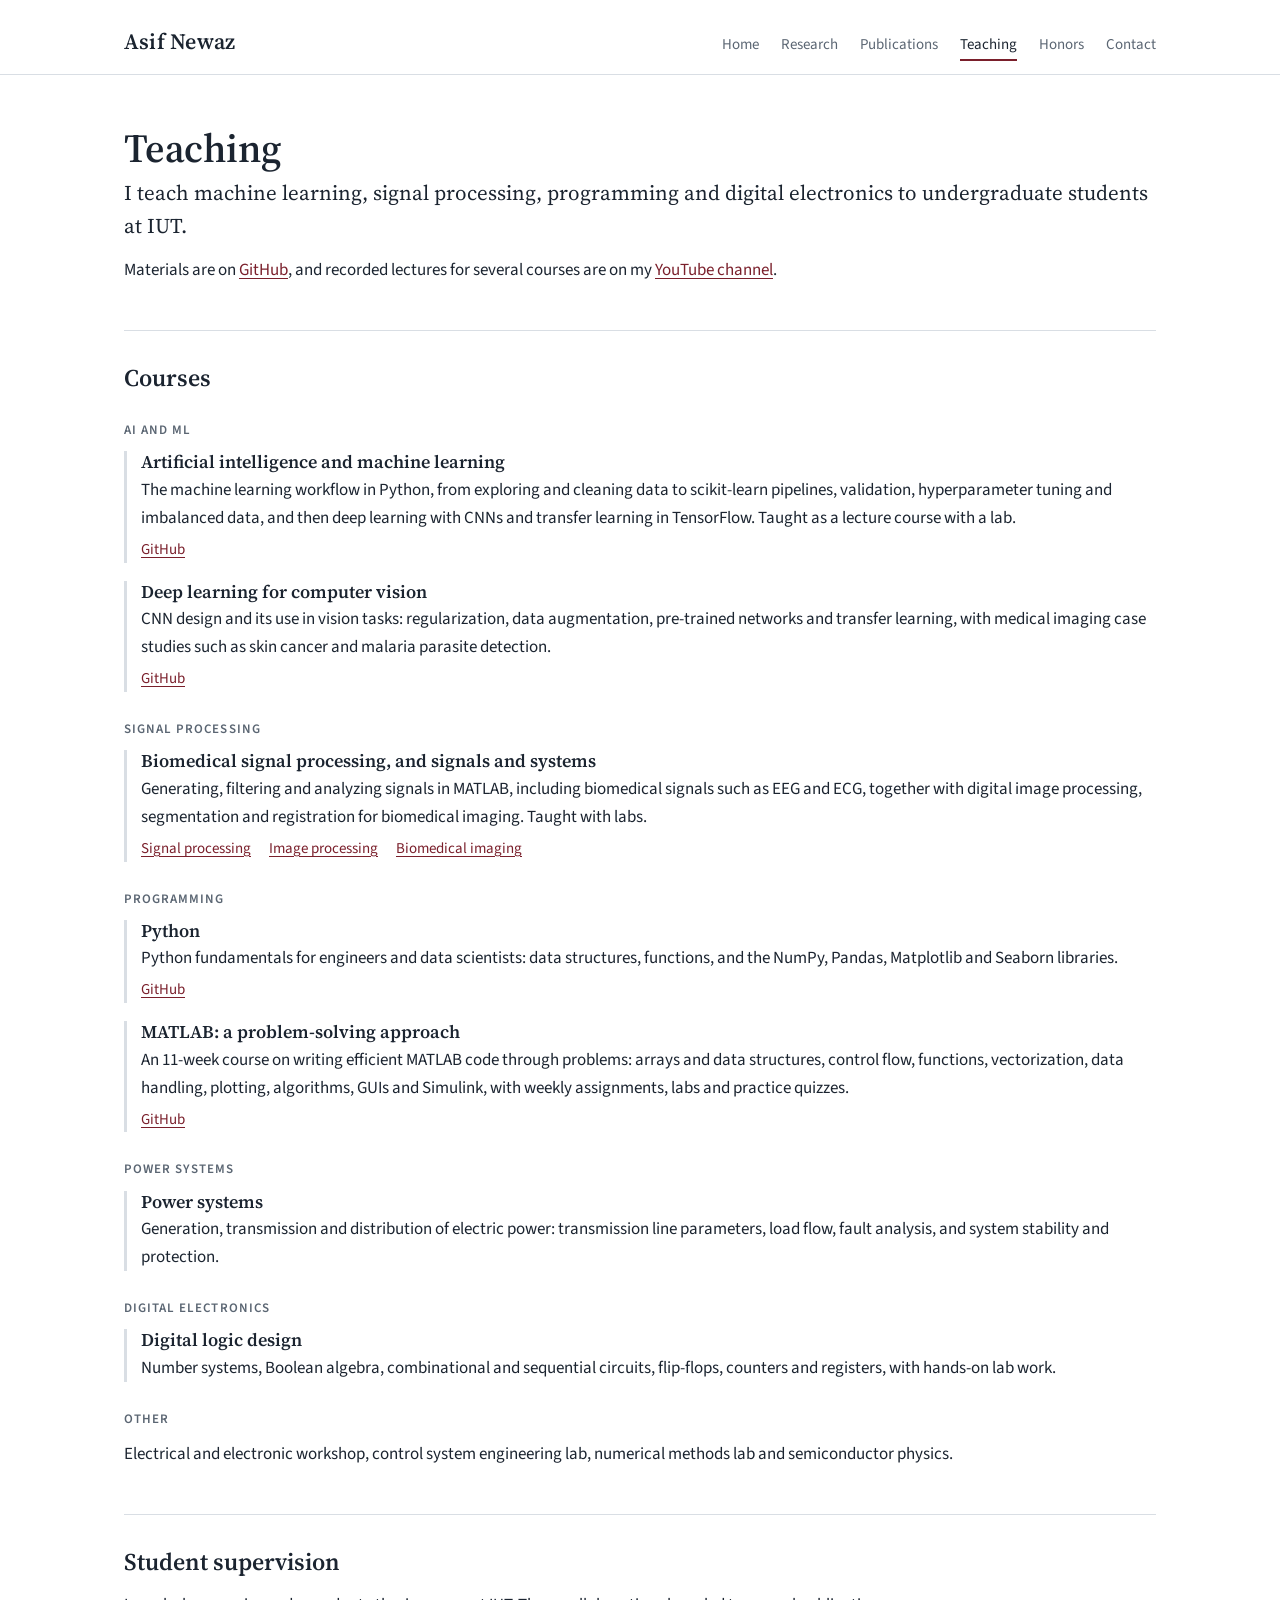
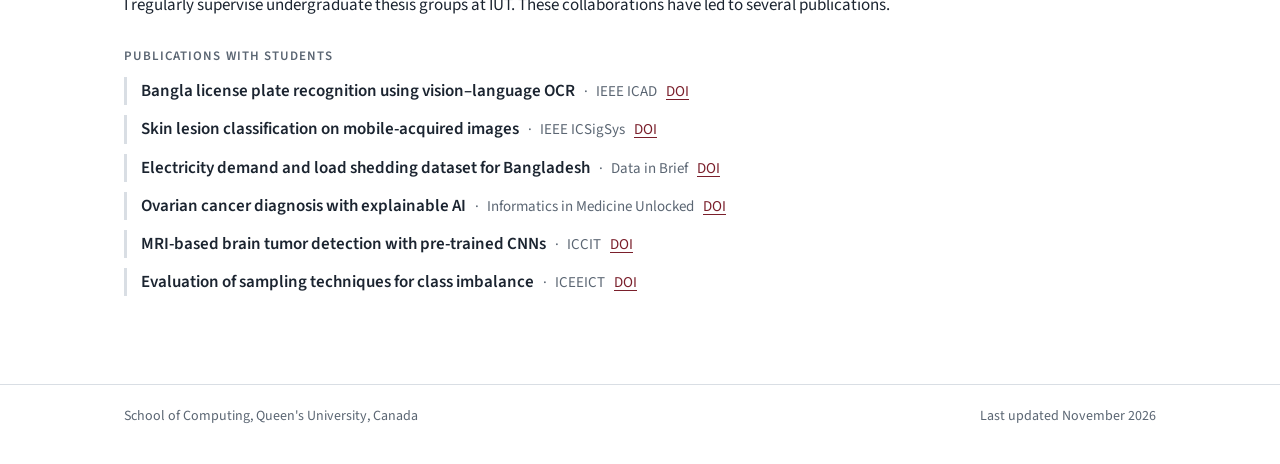
<file: teaching.html>
<!DOCTYPE html>
<html lang="en">
<head>
<meta charset="utf-8">
<meta name="viewport" content="width=device-width, initial-scale=1">
<title>Teaching | Asif Newaz</title>
<meta name="description" content="Courses taught at the Islamic University of Technology in AI and machine learning, signal processing, programming and digital electronics, with open materials on GitHub and YouTube.">
<link rel="preconnect" href="https://fonts.googleapis.com">
<link rel="preconnect" href="https://fonts.gstatic.com" crossorigin>
<link href="https://fonts.googleapis.com/css2?family=Source+Sans+3:wght@400;600&family=Source+Serif+4:opsz,wght@8..60,600&display=swap" rel="stylesheet">
<link rel="icon" href="assets/favicon.svg" type="image/svg+xml">
<link rel="icon" href="assets/favicon-32.png" sizes="32x32" type="image/png">
<link rel="apple-touch-icon" href="assets/apple-touch-icon.png">
<link rel="stylesheet" href="assets/style.css">
</head>
<body>
<a class="skip" href="#content">Skip to content</a>

<header class="site">
  <div class="wrap">
    <a class="brand" href="index.html">Asif Newaz</a>
    <nav aria-label="Main">
      <ul>
        <li><a href="index.html">Home</a></li>
        <li><a href="research.html">Research</a></li>
        <li><a href="publications.html">Publications</a></li>
        <li><a href="teaching.html" aria-current="page">Teaching</a></li>
        <li><a href="honors.html">Honors</a></li>
        <li><a href="contact.html">Contact</a></li>
      </ul>
    </nav>
  </div>
</header>

<main id="content" class="wrap">

  <section aria-labelledby="top">
    <h1 id="top">Teaching</h1>
    <p class="lead">I teach machine learning, signal processing, programming and digital electronics to undergraduate students at IUT.</p>
    <p>Materials are on <a href="https://github.com/newaz-aa" target="_blank" rel="noopener noreferrer">GitHub</a>, and recorded lectures for several courses are on my <a href="https://www.youtube.com/@asifnewaz9391" target="_blank" rel="noopener noreferrer">YouTube channel</a>.</p>
  </section>

  <section aria-labelledby="courses">
    <h2 id="courses">Courses</h2>

    <h3 class="area">AI and ML</h3>
    <div class="entry">
      <h3>Artificial intelligence and machine learning</h3>
      <p>The machine learning workflow in Python, from exploring and cleaning data to scikit-learn pipelines, validation, hyperparameter tuning and imbalanced data, and then deep learning with CNNs and transfer learning in TensorFlow. Taught as a lecture course with a lab.</p>
      <p class="entry-links"><a href="https://github.com/newaz-aa/Hands-on-Machine-Learning-with-Python" target="_blank" rel="noopener noreferrer">GitHub</a></p>
    </div>
    <div class="entry">
      <h3>Deep learning for computer vision</h3>
      <p>CNN design and its use in vision tasks: regularization, data augmentation, pre-trained networks and transfer learning, with medical imaging case studies such as skin cancer and malaria parasite detection.</p>
      <p class="entry-links"><a href="https://github.com/newaz-aa/DL-for-Computer-Vision" target="_blank" rel="noopener noreferrer">GitHub</a></p>
    </div>

    <h3 class="area">Signal processing</h3>
    <div class="entry">
      <h3>Biomedical signal processing, and signals and systems</h3>
      <p>Generating, filtering and analyzing signals in MATLAB, including biomedical signals such as EEG and ECG, together with digital image processing, segmentation and registration for biomedical imaging. Taught with labs.</p>
      <p class="entry-links"><a href="https://github.com/newaz-aa/Signal_Processing" target="_blank" rel="noopener noreferrer">Signal processing</a> <a href="https://github.com/newaz-aa/Digital-Image-Processing" target="_blank" rel="noopener noreferrer">Image processing</a> <a href="https://github.com/newaz-aa/Biomedical_Image_Processing" target="_blank" rel="noopener noreferrer">Biomedical imaging</a></p>
    </div>

    <h3 class="area">Programming</h3>
    <div class="entry">
      <h3>Python</h3>
      <p>Python fundamentals for engineers and data scientists: data structures, functions, and the NumPy, Pandas, Matplotlib and Seaborn libraries.</p>
      <p class="entry-links"><a href="https://github.com/newaz-aa/Learn-Python-Basics" target="_blank" rel="noopener noreferrer">GitHub</a></p>
    </div>
    <div class="entry">
      <h3>MATLAB: a problem-solving approach</h3>
      <p>An 11-week course on writing efficient MATLAB code through problems: arrays and data structures, control flow, functions, vectorization, data handling, plotting, algorithms, GUIs and Simulink, with weekly assignments, labs and practice quizzes.</p>
      <p class="entry-links"><a href="https://github.com/newaz-aa/Learn-MATLAB-A-problem-solving-approach" target="_blank" rel="noopener noreferrer">GitHub</a></p>
    </div>

    <h3 class="area">Power systems</h3>
    <div class="entry">
      <h3>Power systems</h3>
      <p>Generation, transmission and distribution of electric power: transmission line parameters, load flow, fault analysis, and system stability and protection.</p>
    </div>

    <h3 class="area">Digital electronics</h3>
    <div class="entry">
      <h3>Digital logic design</h3>
      <p>Number systems, Boolean algebra, combinational and sequential circuits, flip-flops, counters and registers, with hands-on lab work.</p>
    </div>

    <h3 class="area">Other</h3>
    <p>Electrical and electronic workshop, control system engineering lab, numerical methods lab and semiconductor physics.</p>
  </section>

  <section aria-labelledby="supervision">
    <h2 id="supervision">Student supervision</h2>
    <p>I regularly supervise undergraduate thesis groups at IUT. These collaborations have led to several publications.</p>
    <h3 class="area">Publications with students</h3>
    <ul class="oneline">
      <li><span class="t">Bangla license plate recognition using vision&ndash;language OCR</span> <span class="v">IEEE ICAD</span> <a href="https://doi.org/10.1109/ICAD69378.2026.11608728" target="_blank" rel="noopener noreferrer">DOI</a></li>
      <li><span class="t">Skin lesion classification on mobile-acquired images</span> <span class="v">IEEE ICSigSys</span> <a href="https://doi.org/10.1109/ICSigSys67277.2025.11269152" target="_blank" rel="noopener noreferrer">DOI</a></li>
      <li><span class="t">Electricity demand and load shedding dataset for Bangladesh</span> <span class="v">Data in Brief</span> <a href="https://doi.org/10.1016/j.dib.2025.112014" target="_blank" rel="noopener noreferrer">DOI</a></li>
      <li><span class="t">Ovarian cancer diagnosis with explainable AI</span> <span class="v">Informatics in Medicine Unlocked</span> <a href="https://doi.org/10.1016/j.imu.2024.101553" target="_blank" rel="noopener noreferrer">DOI</a></li>
      <li><span class="t">MRI-based brain tumor detection with pre-trained CNNs</span> <span class="v">ICCIT</span> <a href="https://doi.org/10.1109/ICCIT64611.2024.11022162" target="_blank" rel="noopener noreferrer">DOI</a></li>
      <li><span class="t">Evaluation of sampling techniques for class imbalance</span> <span class="v">ICEEICT</span> <a href="https://doi.org/10.1109/ICEEICT62016.2024.10534464" target="_blank" rel="noopener noreferrer">DOI</a></li>
    </ul>
  </section>

</main>

<footer class="site">
  <div class="wrap">
    <span>School of Computing, Queen's University, Canada</span>
    <span>Last updated November 2026</span>
  </div>
</footer>
</body>
</html>
</file>
<file: assets/style.css>
/* Formal academic style. Layout: one centered column, header with name and nav, content sections separated by thin rules. */
:root {
  --bg: #ffffff;
  --ink: #1b2430;
  --muted: #5b6673;
  --rule: #d9dee4;
  --accent: #7a1f2b;
  --accent-soft: #f6eff0;
  --serif: "Source Serif 4", "Source Serif Pro", Georgia, "Times New Roman", serif;
  --sans: "Source Sans 3", "Source Sans Pro", system-ui, -apple-system, "Segoe UI", Arial, sans-serif;
  color-scheme: light;
}
* { box-sizing: border-box; }
html { scroll-behavior: smooth; }
body {
  margin: 0; background: var(--bg); color: var(--ink);
  font: 400 17px/1.65 var(--sans);
}
a { color: var(--accent); text-underline-offset: 3px; }
a:hover { text-decoration-thickness: 2px; }
a:focus-visible { outline: 2px solid var(--accent); outline-offset: 3px; border-radius: 2px; }
.skip { position: absolute; left: -999px; }
.skip:focus { left: 16px; top: 16px; background: var(--bg); padding: 8px 12px; z-index: 10; }

.wrap { max-width: 1080px; margin: 0 auto; padding: 0 24px; }
header.site { border-bottom: 1px solid var(--rule); }
header.site .wrap { display: flex; flex-wrap: wrap; align-items: baseline; justify-content: space-between; gap: 8px 32px; padding-top: 28px; padding-bottom: 16px; }
.brand { font: 600 22px/1.2 var(--serif); color: var(--ink); text-decoration: none; letter-spacing: 0.01em; }
nav ul { list-style: none; margin: 0; padding: 0; display: flex; flex-wrap: wrap; gap: 4px 22px; }
nav a { color: var(--muted); text-decoration: none; font-size: 15px; padding: 4px 0; border-bottom: 2px solid transparent; }
nav a:hover { color: var(--ink); }
nav a[aria-current="page"] { color: var(--ink); border-bottom-color: var(--accent); }

main.wrap { padding-top: 48px; padding-bottom: 24px; }
h1, h2, h3 { font-family: var(--serif); font-weight: 600; line-height: 1.25; text-wrap: balance; }
h1 { font-size: 40px; margin: 0 0 4px; letter-spacing: -0.005em; }
h2 { font-size: 24px; margin: 0 0 14px; }
h3 { font-size: 18px; margin: 0 0 4px; }
p { margin: 0 0 14px; }
section { padding: 32px 0; border-top: 1px solid var(--rule); }
section:first-of-type { border-top: 0; padding-top: 0; }

.intro { display: grid; grid-template-columns: 220px 1fr; gap: 40px; align-items: start; }
.intro p { text-align: justify; }
.titles { color: var(--muted); font-size: 18px; margin: 0 0 20px; }
.titles span { display: block; }
.portrait { order: -1; width: 220px; aspect-ratio: 1 / 1; border-radius: 4px; overflow: hidden; }
.portrait img { width: 100%; height: 100%; object-fit: cover; border-radius: 4px; display: block; }

.links { list-style: none; margin: 18px 0 0; padding: 0; display: flex; flex-wrap: wrap; gap: 6px 20px; font-size: 15px; }

.facts { display: grid; grid-template-columns: 9.5rem 1fr; gap: 10px 24px; margin: 0; }
.facts dt { color: var(--muted); font-size: 15px; padding-top: 2px; }
.facts dd { margin: 0; }
.facts .sub { display: block; color: var(--muted); font-size: 15px; }
.facts .sub.hl { color: var(--accent); }

.interests { list-style: none; margin: 0; padding: 0; display: grid; grid-template-columns: repeat(2, 1fr); gap: 14px 32px; }
.interests li { padding-left: 14px; border-left: 3px solid var(--accent); }
.interests b { display: block; font-weight: 600; }
.interests span { color: var(--muted); font-size: 15px; }

.pubs { list-style: none; margin: 0; padding: 0; display: grid; gap: 14px; }
.pubs li { padding-left: 14px; border-left: 3px solid var(--rule); }
.pubs .venue { color: var(--muted); font-size: 15px; display: block; }
.more { margin-top: 16px; font-size: 15px; }

.lead { font: 400 21px/1.55 var(--serif); }
.entry { padding-left: 14px; border-left: 3px solid var(--rule); margin: 0 0 18px; }
.entry h3 { margin: 0 0 2px; }
.entry p { margin-bottom: 6px; }
.entry-links { display: flex; flex-wrap: wrap; gap: 4px 18px; font-size: 15px; margin: 0 0 6px; }

h3.area { font: 600 13px/1.4 var(--sans); letter-spacing: 0.08em; text-transform: uppercase; color: var(--muted); margin: 28px 0 12px; }
.oneline { list-style: none; margin: 0; padding: 0; display: grid; gap: 10px; }
.oneline li { padding-left: 14px; border-left: 3px solid var(--rule); }
.oneline .t { font-weight: 600; }
.oneline .v { color: var(--muted); font-size: 15px; margin: 0 6px; }
.oneline .v::before { content: "\00b7"; margin-right: 8px; }
.oneline a { font-size: 15px; }
address.contact { font-style: normal; display: grid; gap: 2px; }
.status { color: var(--accent); font-weight: 600; font-size: 15px; margin: -4px 0 10px; }
.plain { list-style: none; margin: 0; padding: 0; }
.plain li + li { margin-top: 2px; }
.jump { display: flex; flex-wrap: wrap; gap: 6px 20px; font-size: 15px; }
.biblio { list-style: none; margin: 0; padding: 0; display: grid; gap: 18px; }
.biblio li { display: grid; grid-template-columns: 3.5rem 1fr; gap: 0 16px; }
.biblio .year { color: var(--muted); font-size: 15px; padding-top: 2px; font-variant-numeric: tabular-nums; }
.biblio a { font-weight: 600; }
.biblio .authors, .biblio .venue { display: block; font-size: 15px; color: var(--muted); }
.biblio .authors b { color: var(--ink); }
.biblio .venue a { font-weight: 400; }

footer.site { border-top: 1px solid var(--rule); margin-top: 32px; }
footer.site .wrap { padding-top: 20px; padding-bottom: 36px; color: var(--muted); font-size: 14px; display: flex; flex-wrap: wrap; justify-content: space-between; gap: 8px 24px; }

@media (max-width: 720px) {
  body { font-size: 16px; }
  .intro { grid-template-columns: 1fr; gap: 24px; }
  .portrait { width: 160px; order: -1; }
  h1 { font-size: 32px; }
  .facts { grid-template-columns: 1fr; gap: 2px; }
  .facts dd { margin-bottom: 12px; }
  .interests { grid-template-columns: 1fr; }
}
@media (prefers-reduced-motion: reduce) { html { scroll-behavior: auto; } }
@media print { header.site nav, .links { display: none; } }
</file>
